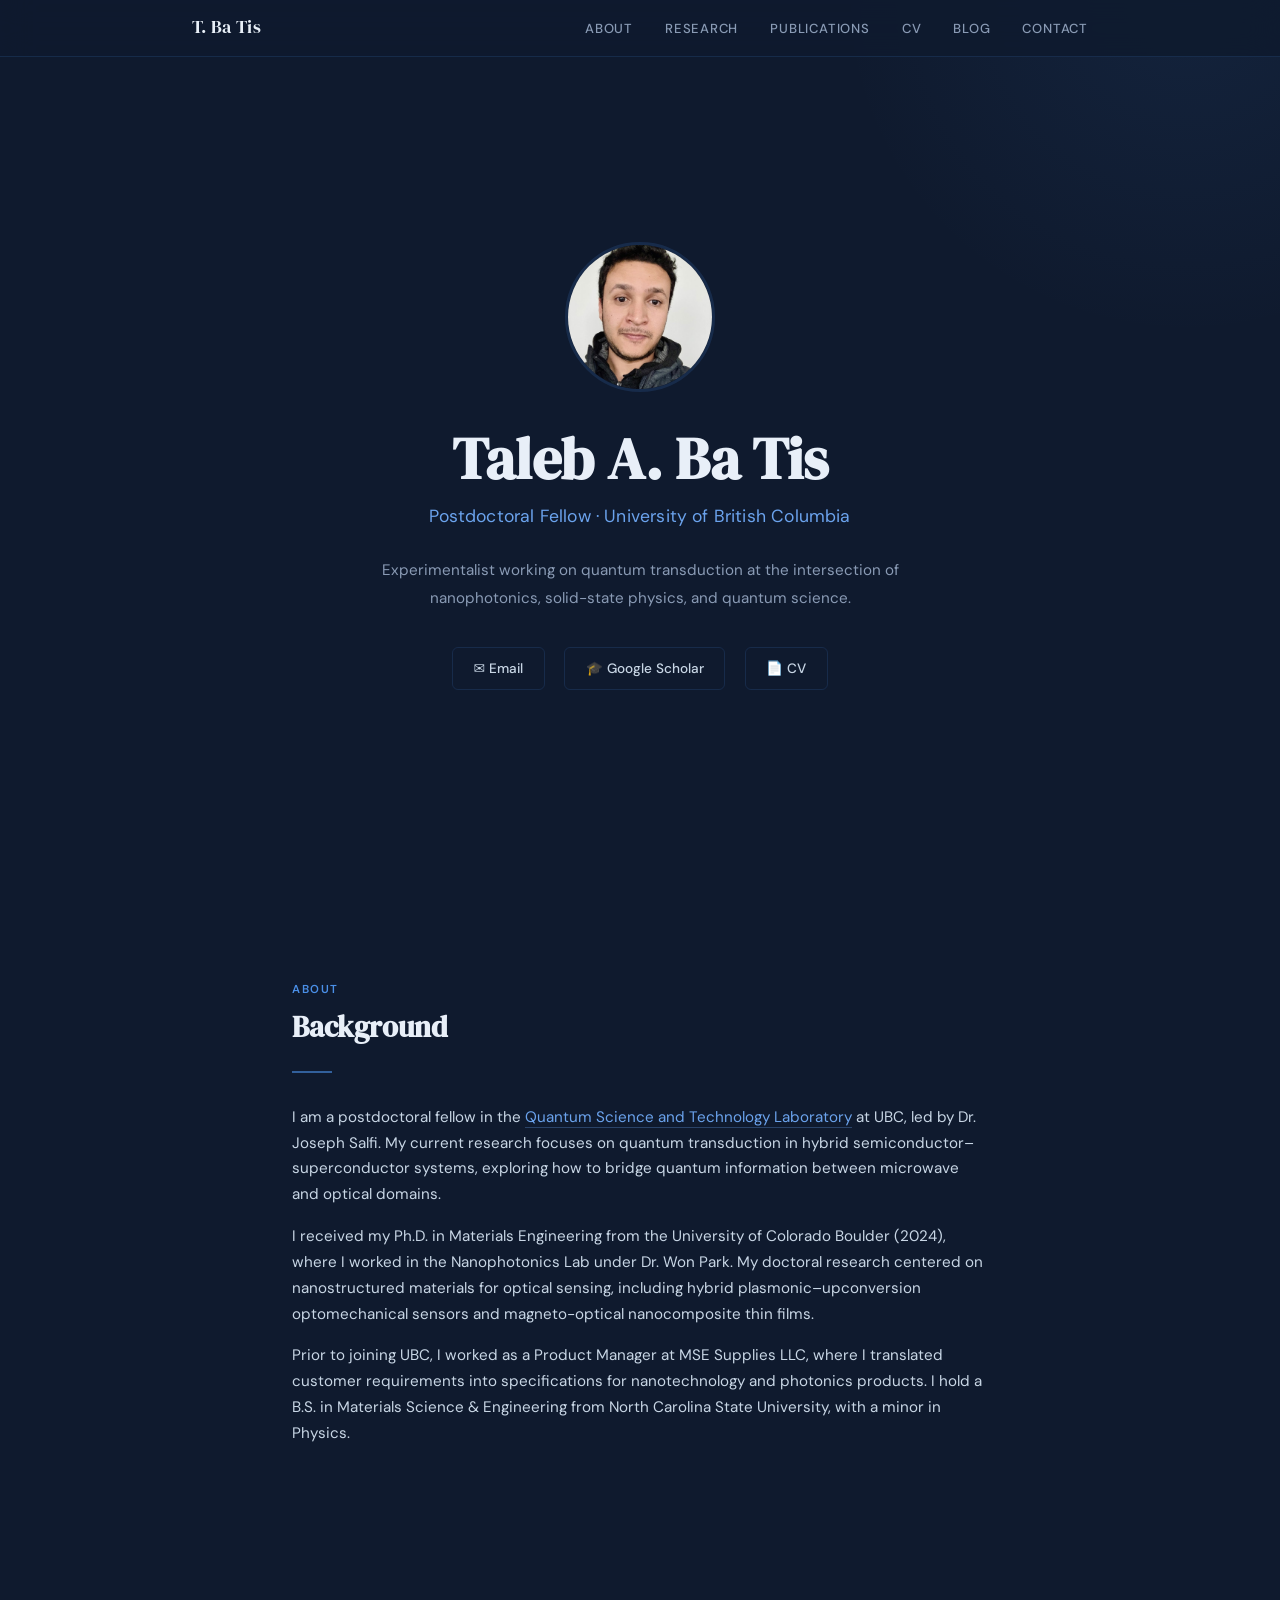
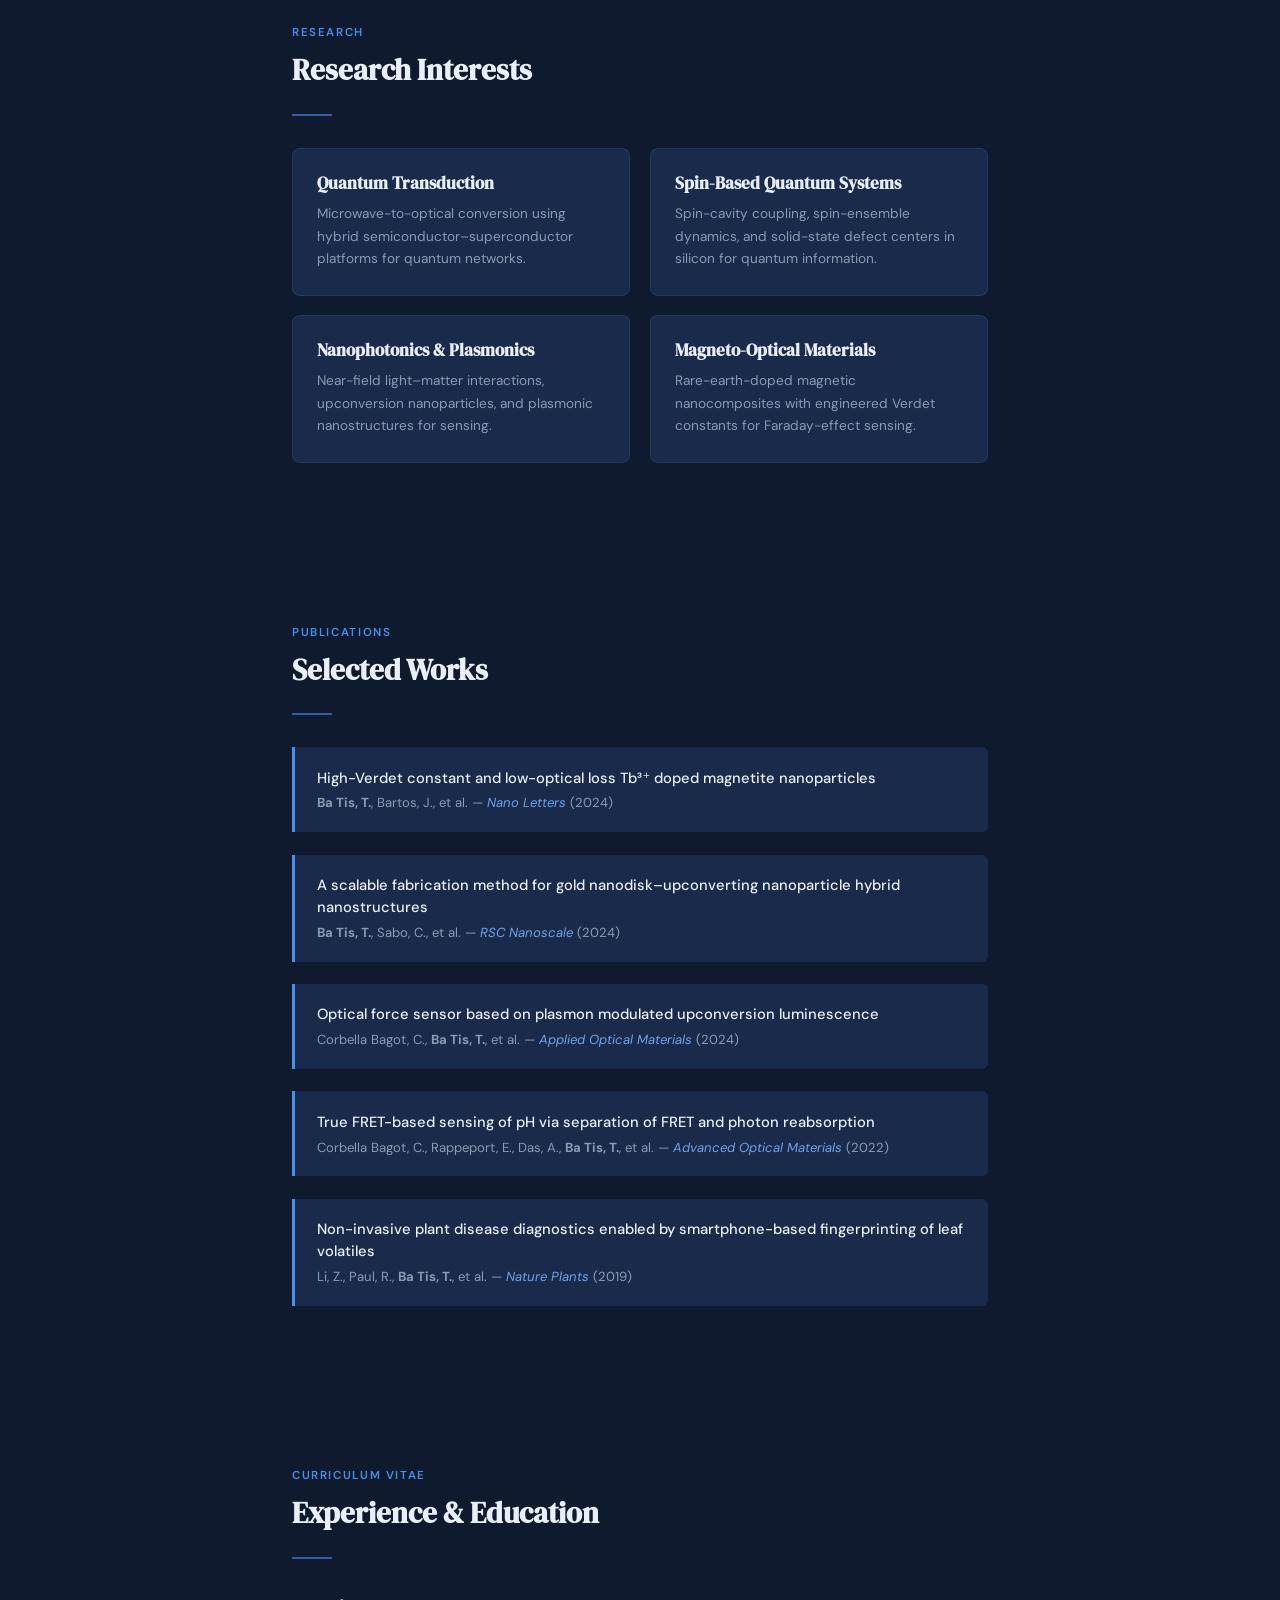
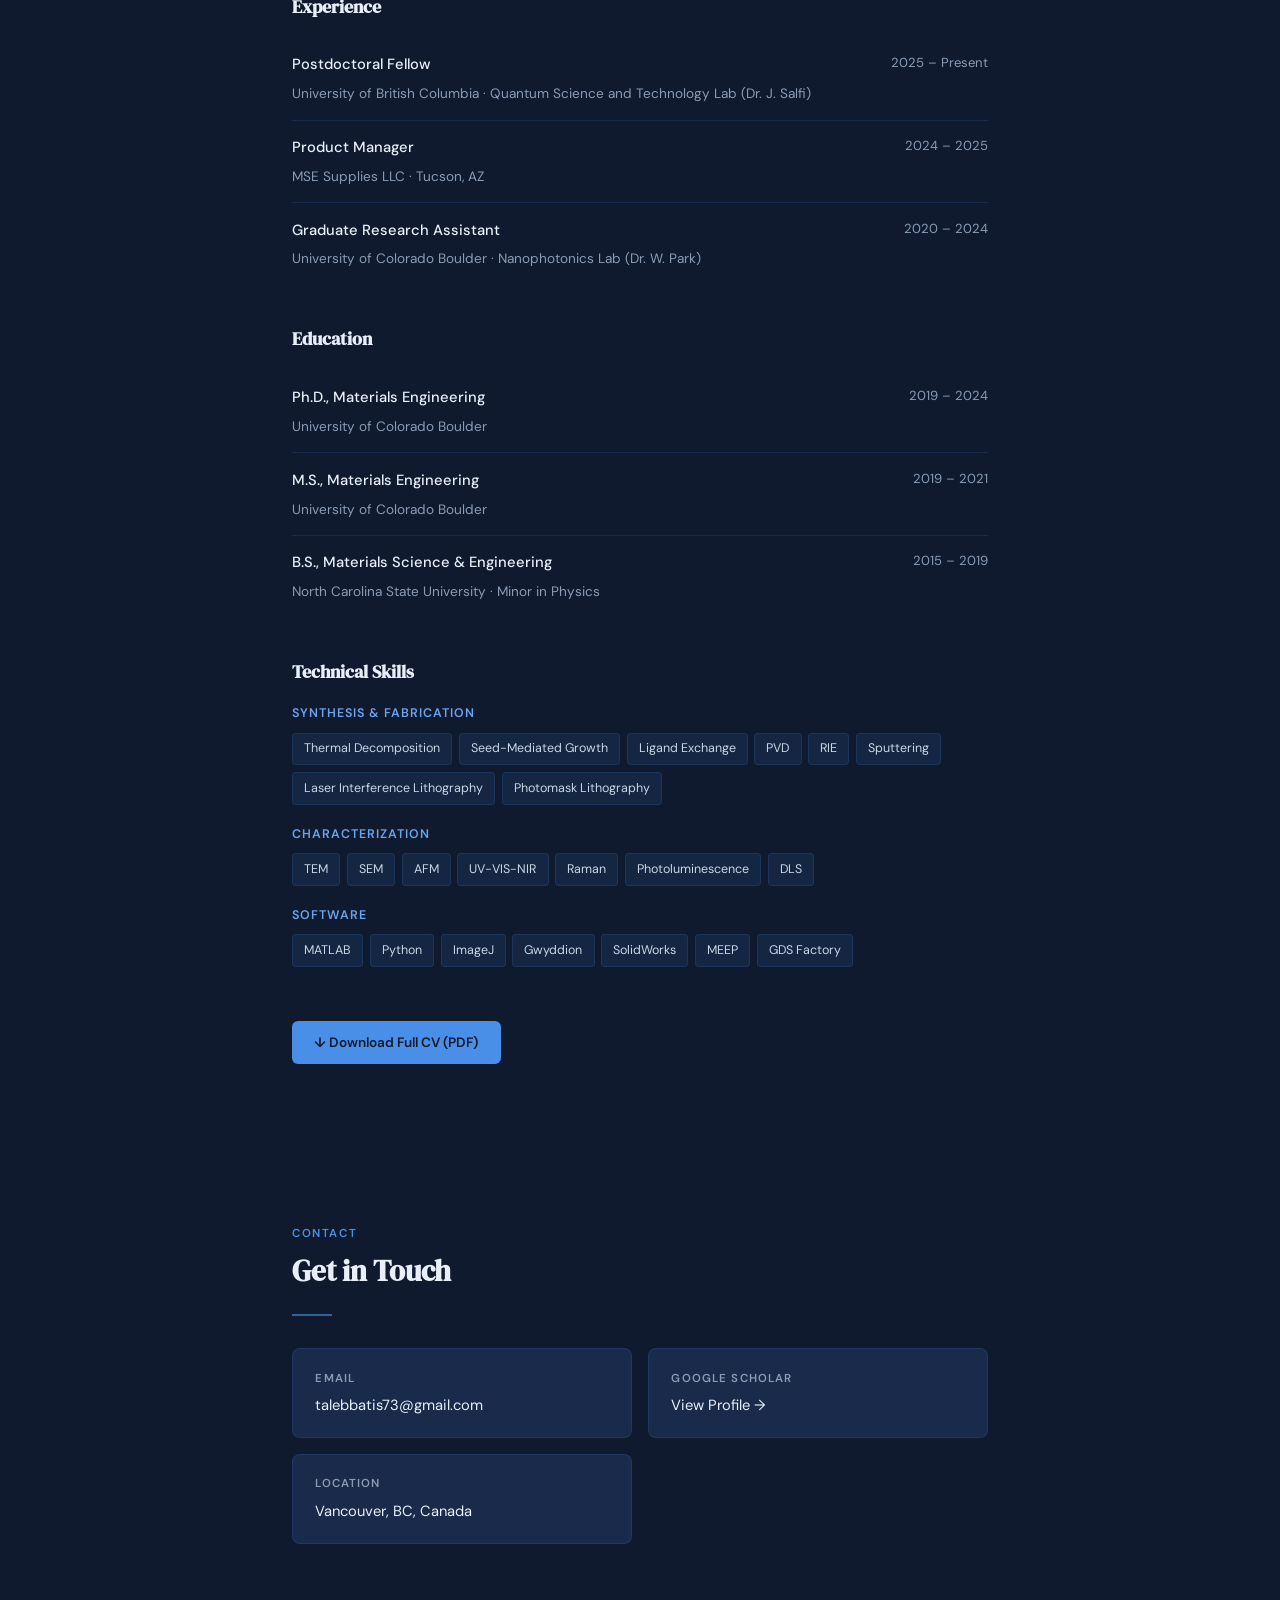
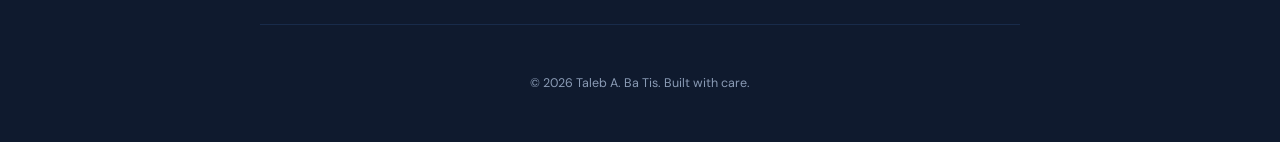
<file: index.html>
<!DOCTYPE html>
<html lang="en">
<head>
  <meta charset="UTF-8">
  <meta name="viewport" content="width=device-width, initial-scale=1.0">
  <title>Taleb A. Ba Tis — Quantum Researcher</title>
  <link rel="preconnect" href="https://fonts.googleapis.com">
  <link href="https://fonts.googleapis.com/css2?family=DM+Serif+Display&family=DM+Sans:ital,wght@0,300;0,400;0,500;0,600;1,400&display=swap" rel="stylesheet">
  <link rel="stylesheet" href="assets/style.css">
</head>
<body>

  <!-- NAV -->
  <nav>
    <div class="nav-inner">
      <div class="name-mark">T. Ba Tis</div>
      <ul class="nav-links">
        <li><a href="#about">About</a></li>
        <li><a href="#research">Research</a></li>
        <li><a href="#publications">Publications</a></li>
        <li><a href="#cv">CV</a></li>
        <li><a href="blog.html">Blog</a></li>
        <li><a href="#contact">Contact</a></li>
      </ul>
    </div>
  </nav>

  <!-- HERO -->
  <div class="hero">
    <div class="hero-content">
      <img class="hero-photo" src="headshot.jpg" alt="Taleb A. Ba Tis">
      <h1>Taleb A. Ba Tis</h1>
      <p class="subtitle">Postdoctoral Fellow · University of British Columbia</p>
      <p class="tagline">
        Experimentalist working on quantum transduction at the intersection of nanophotonics, solid-state physics, and quantum science.
      </p>
      <div class="hero-links">
        <a href="mailto:talebbatis73@gmail.com">✉ Email</a>
        <a href="https://scholar.google.com/citations?hl=en&user=8rzh0OQAAAAJ" target="_blank">🎓 Google Scholar</a>
        <a href="#cv">📄 CV</a>
      </div>
    </div>
  </div>

  <!-- ABOUT -->
  <section id="about">
    <p class="section-label">About</p>
    <h2>Background</h2>
    <div class="divider"></div>
    <div class="about-text">
      <p>
        I am a postdoctoral fellow in the <a href="https://sites.google.com/view/ubcqtl/home" target="_blank">Quantum Science and Technology Laboratory</a> at UBC, led by Dr. Joseph Salfi. My current research focuses on quantum transduction in hybrid semiconductor–superconductor systems, exploring how to bridge quantum information between microwave and optical domains.
      </p>
      <p>
        I received my Ph.D. in Materials Engineering from the University of Colorado Boulder (2024), where I worked in the Nanophotonics Lab under Dr. Won Park. My doctoral research centered on nanostructured materials for optical sensing, including hybrid plasmonic–upconversion optomechanical sensors and magneto-optical nanocomposite thin films.
      </p>
      <p>
        Prior to joining UBC, I worked as a Product Manager at MSE Supplies LLC, where I translated customer requirements into specifications for nanotechnology and photonics products. I hold a B.S. in Materials Science &amp; Engineering from North Carolina State University, with a minor in Physics.
      </p>
    </div>
  </section>

  <!-- RESEARCH -->
  <section id="research">
    <p class="section-label">Research</p>
    <h2>Research Interests</h2>
    <div class="divider"></div>
    <div class="research-grid">
      <div class="research-card">
        <h3>Quantum Transduction</h3>
        <p>Microwave-to-optical conversion using hybrid semiconductor–superconductor platforms for quantum networks.</p>
      </div>
      <div class="research-card">
        <h3>Spin-Based Quantum Systems</h3>
        <p>Spin-cavity coupling, spin-ensemble dynamics, and solid-state defect centers in silicon for quantum information.</p>
      </div>
      <div class="research-card">
        <h3>Nanophotonics &amp; Plasmonics</h3>
        <p>Near-field light–matter interactions, upconversion nanoparticles, and plasmonic nanostructures for sensing.</p>
      </div>
      <div class="research-card">
        <h3>Magneto-Optical Materials</h3>
        <p>Rare-earth-doped magnetic nanocomposites with engineered Verdet constants for Faraday-effect sensing.</p>
      </div>
    </div>
  </section>

  <!-- PUBLICATIONS -->
  <section id="publications">
    <p class="section-label">Publications</p>
    <h2>Selected Works</h2>
    <div class="divider"></div>
    <ul class="pub-list">
      <li class="pub-item">
        <div class="pub-title">High-Verdet constant and low-optical loss Tb³⁺ doped magnetite nanoparticles</div>
        <div class="pub-meta"><strong>Ba Tis, T.</strong>, Bartos, J., et al. — <span class="pub-journal">Nano Letters</span> (2024)</div>
      </li>
      <li class="pub-item">
        <div class="pub-title">A scalable fabrication method for gold nanodisk–upconverting nanoparticle hybrid nanostructures</div>
        <div class="pub-meta"><strong>Ba Tis, T.</strong>, Sabo, C., et al. — <span class="pub-journal">RSC Nanoscale</span> (2024)</div>
      </li>
      <li class="pub-item">
        <div class="pub-title">Optical force sensor based on plasmon modulated upconversion luminescence</div>
        <div class="pub-meta">Corbella Bagot, C., <strong>Ba Tis, T.</strong>, et al. — <span class="pub-journal">Applied Optical Materials</span> (2024)</div>
      </li>
      <li class="pub-item">
        <div class="pub-title">True FRET-based sensing of pH via separation of FRET and photon reabsorption</div>
        <div class="pub-meta">Corbella Bagot, C., Rappeport, E., Das, A., <strong>Ba Tis, T.</strong>, et al. — <span class="pub-journal">Advanced Optical Materials</span> (2022)</div>
      </li>
      <li class="pub-item">
        <div class="pub-title">Non-invasive plant disease diagnostics enabled by smartphone-based fingerprinting of leaf volatiles</div>
        <div class="pub-meta">Li, Z., Paul, R., <strong>Ba Tis, T.</strong>, et al. — <span class="pub-journal">Nature Plants</span> (2019)</div>
      </li>
    </ul>
  </section>

  <!-- CV -->
  <section id="cv">
    <p class="section-label">Curriculum Vitae</p>
    <h2>Experience &amp; Education</h2>
    <div class="divider"></div>

    <div class="cv-section">
      <h3>Experience</h3>
      <div class="cv-entry">
        <span class="cv-role">Postdoctoral Fellow</span>
        <span class="cv-date">2025 – Present</span>
        <span class="cv-org">University of British Columbia · Quantum Science and Technology Lab (Dr. J. Salfi)</span>
      </div>
      <div class="cv-entry">
        <span class="cv-role">Product Manager</span>
        <span class="cv-date">2024 – 2025</span>
        <span class="cv-org">MSE Supplies LLC · Tucson, AZ</span>
      </div>
      <div class="cv-entry">
        <span class="cv-role">Graduate Research Assistant</span>
        <span class="cv-date">2020 – 2024</span>
        <span class="cv-org">University of Colorado Boulder · Nanophotonics Lab (Dr. W. Park)</span>
      </div>
    </div>

    <div class="cv-section">
      <h3>Education</h3>
      <div class="cv-entry">
        <span class="cv-role">Ph.D., Materials Engineering</span>
        <span class="cv-date">2019 – 2024</span>
        <span class="cv-org">University of Colorado Boulder</span>
      </div>
      <div class="cv-entry">
        <span class="cv-role">M.S., Materials Engineering</span>
        <span class="cv-date">2019 – 2021</span>
        <span class="cv-org">University of Colorado Boulder</span>
      </div>
      <div class="cv-entry">
        <span class="cv-role">B.S., Materials Science &amp; Engineering</span>
        <span class="cv-date">2015 – 2019</span>
        <span class="cv-org">North Carolina State University · Minor in Physics</span>
      </div>
    </div>

    <div class="cv-section">
      <h3>Technical Skills</h3>
      <div class="skills-group">
        <div class="skills-group-label">Synthesis &amp; Fabrication</div>
        <div class="skill-tags">
          <span class="skill-tag">Thermal Decomposition</span>
          <span class="skill-tag">Seed-Mediated Growth</span>
          <span class="skill-tag">Ligand Exchange</span>
          <span class="skill-tag">PVD</span>
          <span class="skill-tag">RIE</span>
          <span class="skill-tag">Sputtering</span>
          <span class="skill-tag">Laser Interference Lithography</span>
          <span class="skill-tag">Photomask Lithography</span>
        </div>
      </div>
      <div class="skills-group">
        <div class="skills-group-label">Characterization</div>
        <div class="skill-tags">
          <span class="skill-tag">TEM</span>
          <span class="skill-tag">SEM</span>
          <span class="skill-tag">AFM</span>
          <span class="skill-tag">UV-VIS-NIR</span>
          <span class="skill-tag">Raman</span>
          <span class="skill-tag">Photoluminescence</span>
          <span class="skill-tag">DLS</span>
        </div>
      </div>
      <div class="skills-group">
        <div class="skills-group-label">Software</div>
        <div class="skill-tags">
          <span class="skill-tag">MATLAB</span>
          <span class="skill-tag">Python</span>
          <span class="skill-tag">ImageJ</span>
          <span class="skill-tag">Gwyddion</span>
          <span class="skill-tag">SolidWorks</span>
          <span class="skill-tag">MEEP</span>
          <span class="skill-tag">GDS Factory</span>
        </div>
      </div>
    </div>

    <a class="cv-download" href="#" download>↓ Download Full CV (PDF)</a>
  </section>

  <!-- CONTACT -->
  <section id="contact">
    <p class="section-label">Contact</p>
    <h2>Get in Touch</h2>
    <div class="divider"></div>
    <div class="contact-grid">
      <a class="contact-item" href="mailto:talebbatis73@gmail.com">
        <div class="contact-label">Email</div>
        <div class="contact-value">talebbatis73@gmail.com</div>
      </a>
      <a class="contact-item" href="https://scholar.google.com/citations?hl=en&user=8rzh0OQAAAAJ" target="_blank">
        <div class="contact-label">Google Scholar</div>
        <div class="contact-value">View Profile →</div>
      </a>
      <a class="contact-item" href="#">
        <div class="contact-label">Location</div>
        <div class="contact-value">Vancouver, BC, Canada</div>
      </a>
    </div>
  </section>

  <footer>
    &copy; 2026 Taleb A. Ba Tis. Built with care.
  </footer>

</body>
</html>
</file>
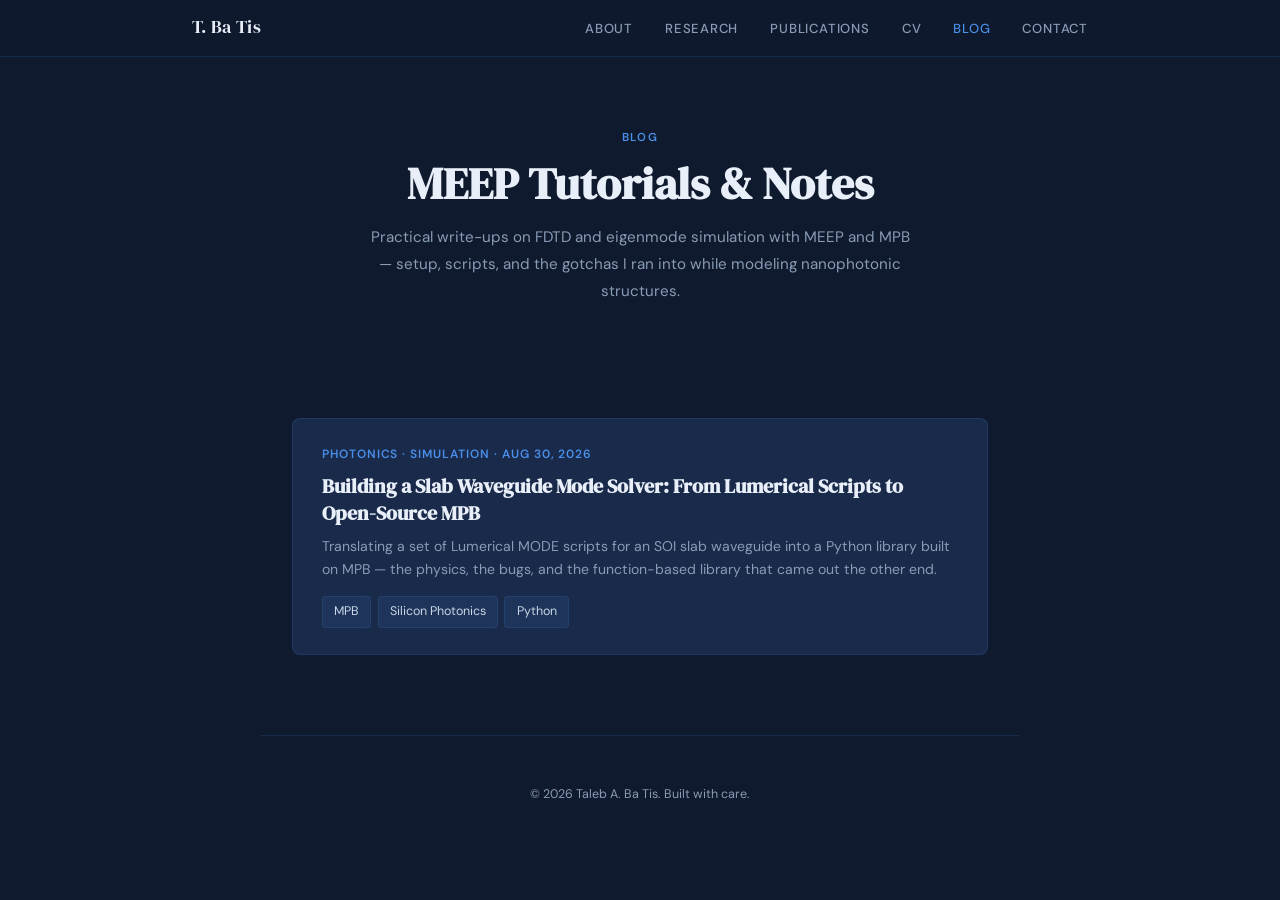
<file: blog.html>
<!DOCTYPE html>
<html lang="en">
<head>
  <meta charset="UTF-8">
  <meta name="viewport" content="width=device-width, initial-scale=1.0">
  <title>Blog & Tutorials — Taleb A. Ba Tis</title>
  <meta name="description" content="Notes and tutorials on MEEP, MPB, and computational nanophotonics.">
  <link rel="preconnect" href="https://fonts.googleapis.com">
  <link href="https://fonts.googleapis.com/css2?family=DM+Serif+Display&family=DM+Sans:ital,wght@0,300;0,400;0,500;0,600;1,400&display=swap" rel="stylesheet">
  <link rel="stylesheet" href="assets/style.css">
</head>
<body>

  <!-- NAV -->
  <nav>
    <div class="nav-inner">
      <a class="name-mark" href="index.html">T. Ba Tis</a>
      <ul class="nav-links">
        <li><a href="index.html#about">About</a></li>
        <li><a href="index.html#research">Research</a></li>
        <li><a href="index.html#publications">Publications</a></li>
        <li><a href="index.html#cv">CV</a></li>
        <li><a href="blog.html" class="active">Blog</a></li>
        <li><a href="index.html#contact">Contact</a></li>
      </ul>
    </div>
  </nav>

  <!-- PAGE HEADER -->
  <div class="page-header">
    <p class="section-label">Blog</p>
    <h1>MEEP Tutorials &amp; Notes</h1>
    <p class="tagline">
      Practical write-ups on FDTD and eigenmode simulation with MEEP and MPB — setup, scripts, and the gotchas I ran into while modeling nanophotonic structures.
    </p>
  </div>

  <!-- POSTS -->
  <section id="posts">
    <div class="blog-grid">

      <a class="blog-card" href="posts/slab-waveguide-mode-solver-mpb.html">
        <div class="blog-card-meta">Photonics · Simulation · Aug 30, 2026</div>
        <h3>Building a Slab Waveguide Mode Solver: From Lumerical Scripts to Open-Source MPB</h3>
        <p>Translating a set of Lumerical MODE scripts for an SOI slab waveguide into a Python library built on MPB — the physics, the bugs, and the function-based library that came out the other end.</p>
        <div class="blog-card-tags">
          <span class="skill-tag">MPB</span>
          <span class="skill-tag">Silicon Photonics</span>
          <span class="skill-tag">Python</span>
        </div>
      </a>

      <!--
        To add a new post:
        1. Copy posts/slab-waveguide-mode-solver-mpb.html to posts/your-post-slug.html
        2. Edit its title, meta, and post-body content
        3. Add a new .blog-card block above this comment, linking to the new file
      -->

    </div>
  </section>

  <footer>
    &copy; 2026 Taleb A. Ba Tis. Built with care.
  </footer>

</body>
</html>
</file>
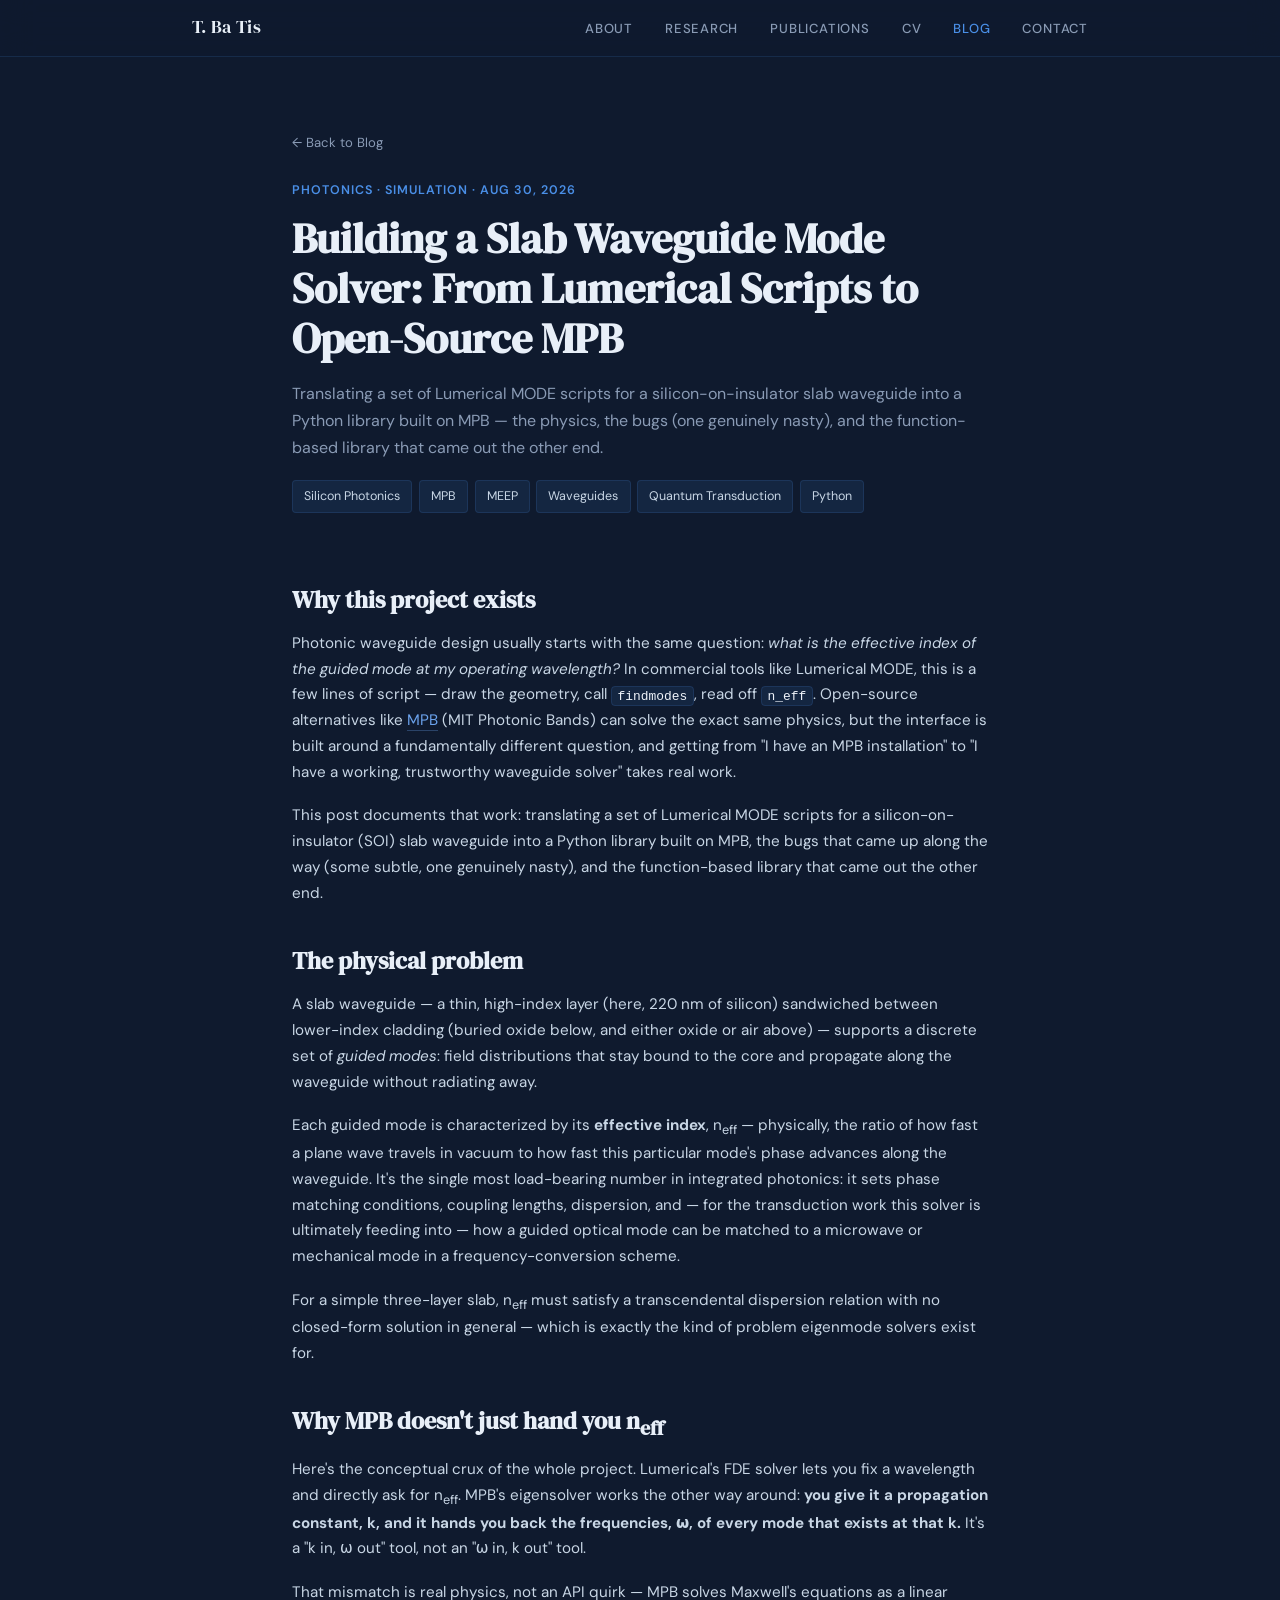
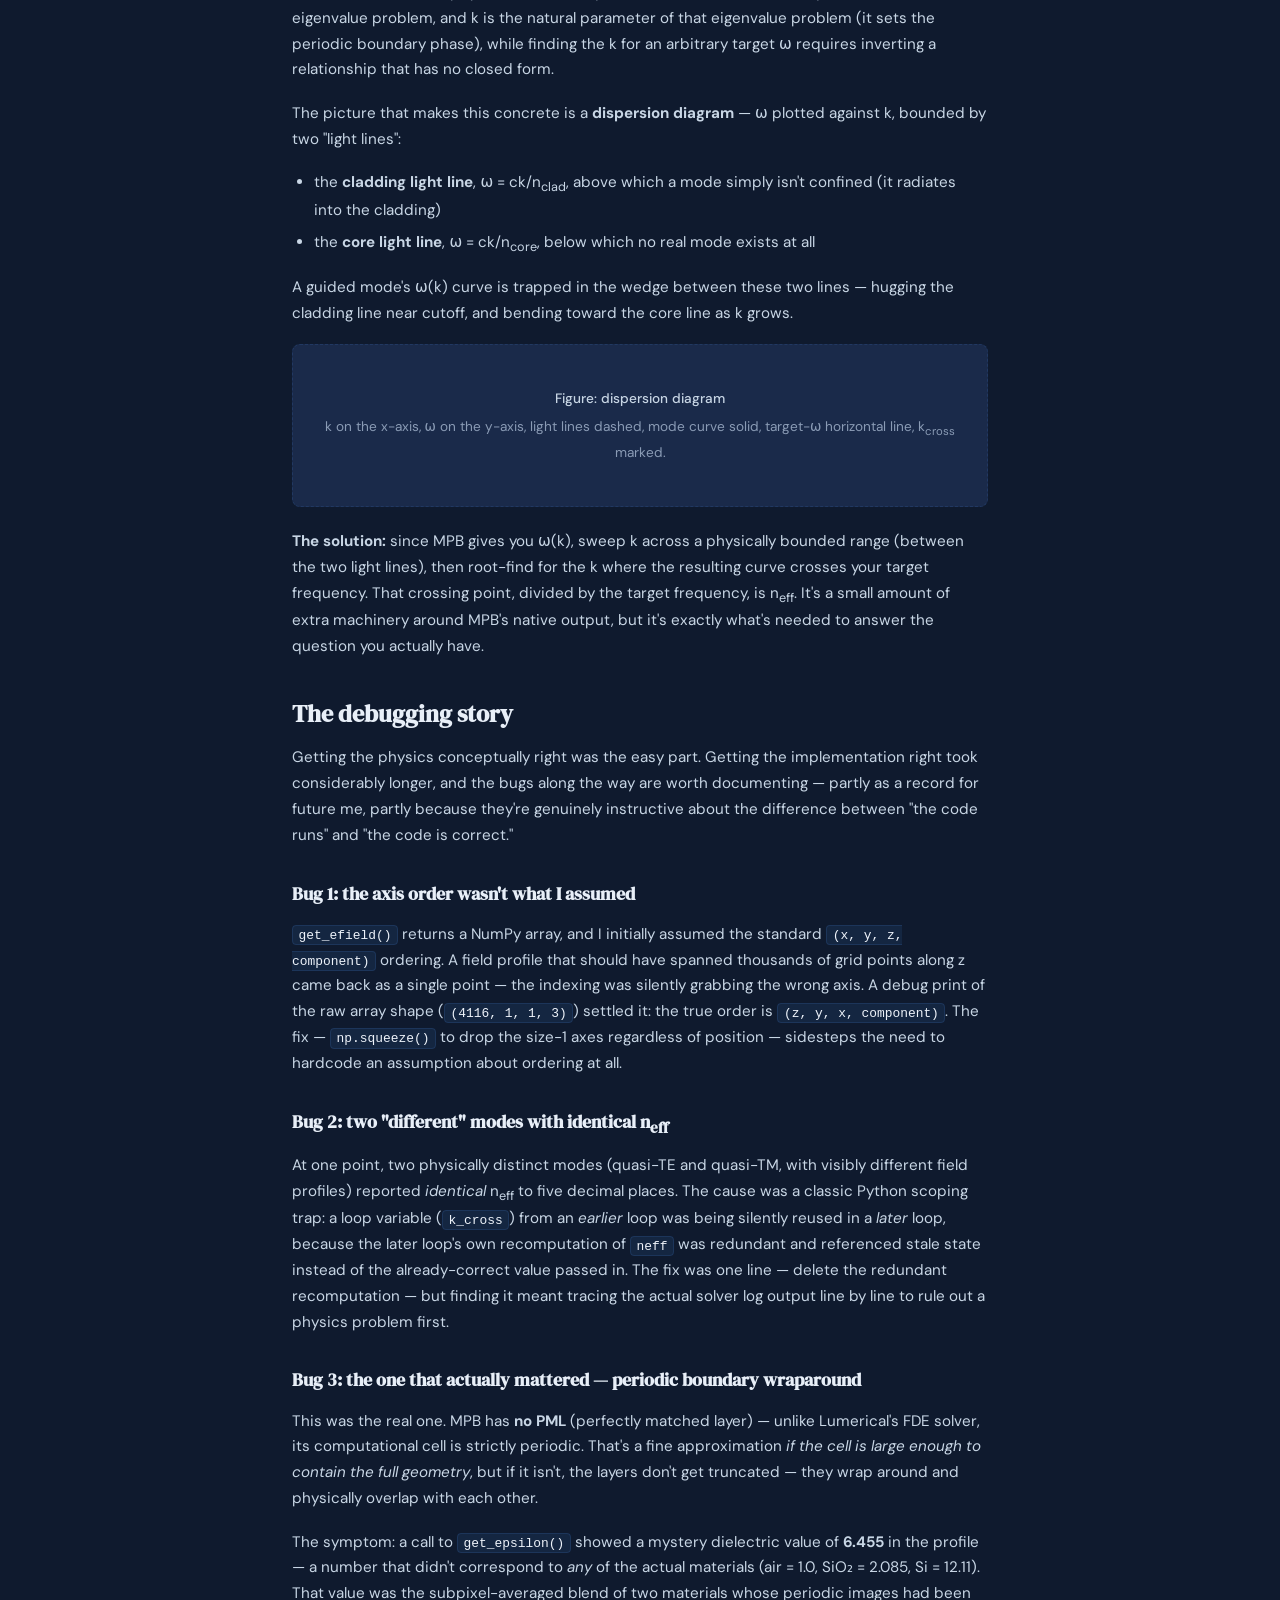
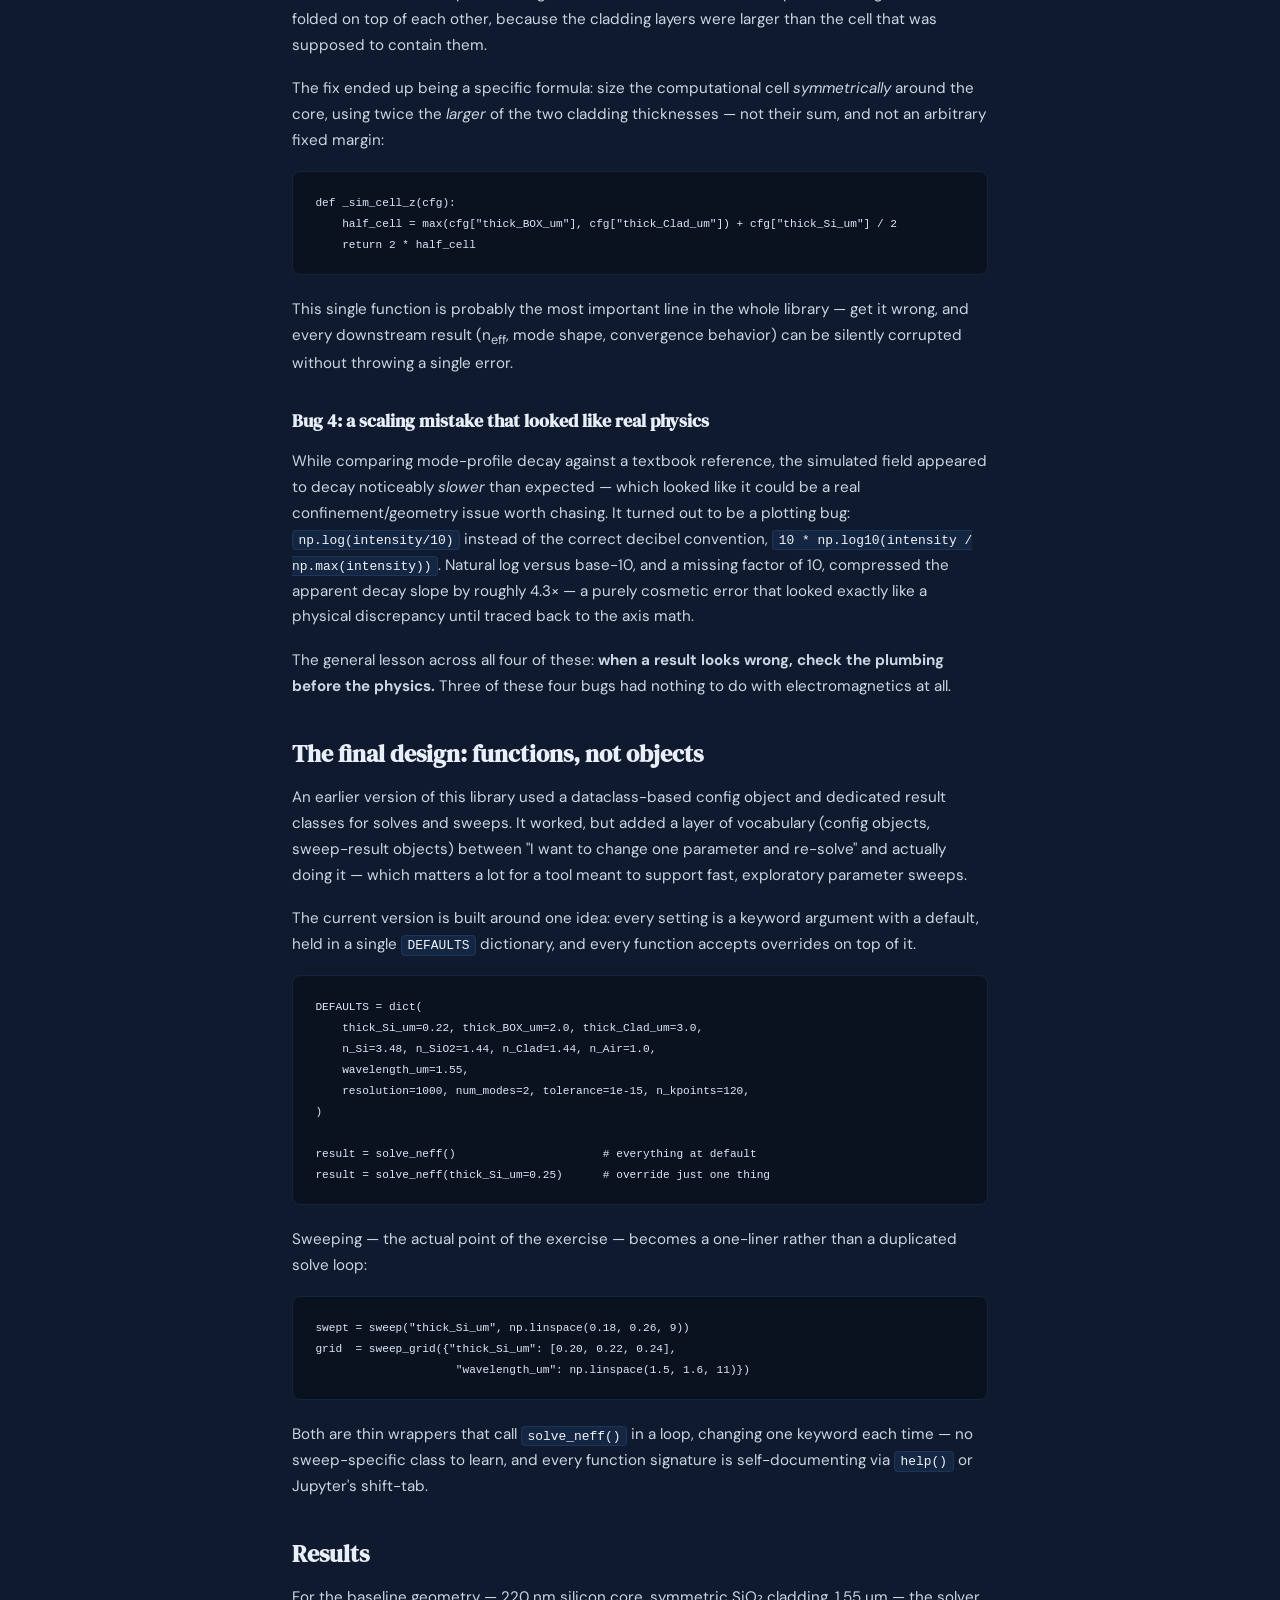
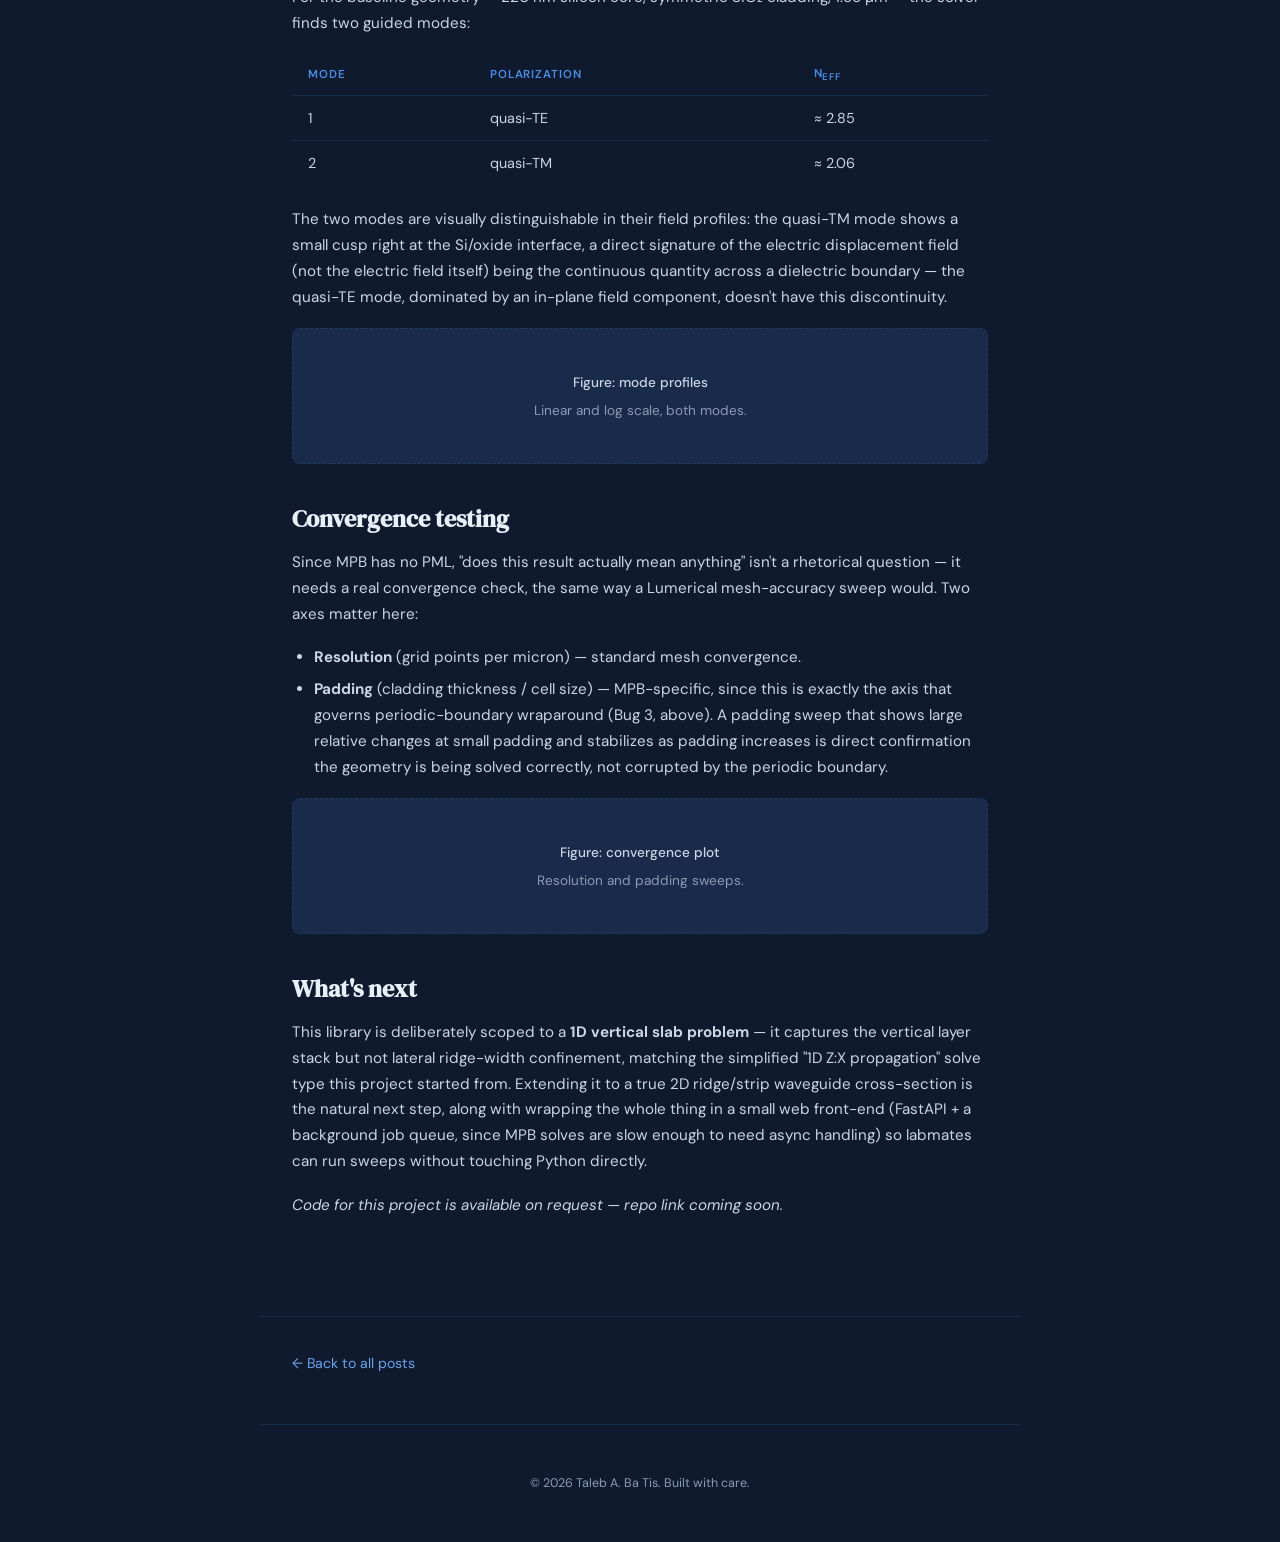
<file: posts/slab-waveguide-mode-solver-mpb.html>
<!DOCTYPE html>
<html lang="en">
<head>
  <meta charset="UTF-8">
  <meta name="viewport" content="width=device-width, initial-scale=1.0">
  <title>Building a Slab Waveguide Mode Solver: From Lumerical Scripts to Open-Source MPB — Taleb A. Ba Tis</title>
  <meta name="description" content="Translating a set of Lumerical MODE scripts for a silicon-on-insulator slab waveguide into a Python library built on MPB — the physics, the bugs, and the function-based library that came out the other end.">
  <link rel="preconnect" href="https://fonts.googleapis.com">
  <link href="https://fonts.googleapis.com/css2?family=DM+Serif+Display&family=DM+Sans:ital,wght@0,300;0,400;0,500;0,600;1,400&display=swap" rel="stylesheet">
  <link rel="stylesheet" href="../assets/style.css">
</head>
<body>

  <!-- NAV -->
  <nav>
    <div class="nav-inner">
      <a class="name-mark" href="../index.html">T. Ba Tis</a>
      <ul class="nav-links">
        <li><a href="../index.html#about">About</a></li>
        <li><a href="../index.html#research">Research</a></li>
        <li><a href="../index.html#publications">Publications</a></li>
        <li><a href="../index.html#cv">CV</a></li>
        <li><a href="../blog.html" class="active">Blog</a></li>
        <li><a href="../index.html#contact">Contact</a></li>
      </ul>
    </div>
  </nav>

  <!-- POST HEADER -->
  <div class="post-header">
    <a class="back-link" href="../blog.html">&larr; Back to Blog</a>
    <p class="post-meta">Photonics &middot; Simulation &middot; Aug 30, 2026</p>
    <h1>Building a Slab Waveguide Mode Solver: From Lumerical Scripts to Open-Source MPB</h1>
    <p class="post-subtitle">
      Translating a set of Lumerical MODE scripts for a silicon-on-insulator slab waveguide into a Python library built on MPB — the physics, the bugs (one genuinely nasty), and the function-based library that came out the other end.
    </p>
    <div class="post-tags">
      <span class="skill-tag">Silicon Photonics</span>
      <span class="skill-tag">MPB</span>
      <span class="skill-tag">MEEP</span>
      <span class="skill-tag">Waveguides</span>
      <span class="skill-tag">Quantum Transduction</span>
      <span class="skill-tag">Python</span>
    </div>
  </div>

  <!-- POST BODY -->
  <div class="post-body">

    <h2>Why this project exists</h2>
    <p>
      Photonic waveguide design usually starts with the same question: <em>what is the effective index of the guided mode at my operating wavelength?</em> In commercial tools like Lumerical MODE, this is a few lines of script — draw the geometry, call <code>findmodes</code>, read off <code>n_eff</code>. Open-source alternatives like <a href="https://mpb.readthedocs.io/" target="_blank">MPB</a> (MIT Photonic Bands) can solve the exact same physics, but the interface is built around a fundamentally different question, and getting from "I have an MPB installation" to "I have a working, trustworthy waveguide solver" takes real work.
    </p>
    <p>
      This post documents that work: translating a set of Lumerical MODE scripts for a silicon-on-insulator (SOI) slab waveguide into a Python library built on MPB, the bugs that came up along the way (some subtle, one genuinely nasty), and the function-based library that came out the other end.
    </p>

    <h2>The physical problem</h2>
    <p>
      A slab waveguide — a thin, high-index layer (here, 220 nm of silicon) sandwiched between lower-index cladding (buried oxide below, and either oxide or air above) — supports a discrete set of <em>guided modes</em>: field distributions that stay bound to the core and propagate along the waveguide without radiating away.
    </p>
    <p>
      Each guided mode is characterized by its <strong>effective index</strong>, n<sub>eff</sub> — physically, the ratio of how fast a plane wave travels in vacuum to how fast this particular mode's phase advances along the waveguide. It's the single most load-bearing number in integrated photonics: it sets phase matching conditions, coupling lengths, dispersion, and — for the transduction work this solver is ultimately feeding into — how a guided optical mode can be matched to a microwave or mechanical mode in a frequency-conversion scheme.
    </p>
    <p>
      For a simple three-layer slab, n<sub>eff</sub> must satisfy a transcendental dispersion relation with no closed-form solution in general — which is exactly the kind of problem eigenmode solvers exist for.
    </p>

    <h2>Why MPB doesn't just hand you n<sub>eff</sub></h2>
    <p>
      Here's the conceptual crux of the whole project. Lumerical's FDE solver lets you fix a wavelength and directly ask for n<sub>eff</sub>. MPB's eigensolver works the other way around: <strong>you give it a propagation constant, k, and it hands you back the frequencies, &omega;, of every mode that exists at that k.</strong> It's a "k in, &omega; out" tool, not an "&omega; in, k out" tool.
    </p>
    <p>
      That mismatch is real physics, not an API quirk — MPB solves Maxwell's equations as a linear eigenvalue problem, and k is the natural parameter of that eigenvalue problem (it sets the periodic boundary phase), while finding the k for an arbitrary target &omega; requires inverting a relationship that has no closed form.
    </p>
    <p>
      The picture that makes this concrete is a <strong>dispersion diagram</strong> — &omega; plotted against k, bounded by two "light lines":
    </p>
    <ul>
      <li>the <strong>cladding light line</strong>, &omega; = ck/n<sub>clad</sub>, above which a mode simply isn't confined (it radiates into the cladding)</li>
      <li>the <strong>core light line</strong>, &omega; = ck/n<sub>core</sub>, below which no real mode exists at all</li>
    </ul>
    <p>
      A guided mode's &omega;(k) curve is trapped in the wedge between these two lines — hugging the cladding line near cutoff, and bending toward the core line as k grows.
    </p>

    <div class="figure-placeholder">
      <strong>Figure: dispersion diagram</strong>
      k on the x-axis, &omega; on the y-axis, light lines dashed, mode curve solid, target-&omega; horizontal line, k<sub>cross</sub> marked.
    </div>

    <p>
      <strong>The solution:</strong> since MPB gives you &omega;(k), sweep k across a physically bounded range (between the two light lines), then root-find for the k where the resulting curve crosses your target frequency. That crossing point, divided by the target frequency, is n<sub>eff</sub>. It's a small amount of extra machinery around MPB's native output, but it's exactly what's needed to answer the question you actually have.
    </p>

    <h2>The debugging story</h2>
    <p>
      Getting the physics conceptually right was the easy part. Getting the implementation right took considerably longer, and the bugs along the way are worth documenting — partly as a record for future me, partly because they're genuinely instructive about the difference between "the code runs" and "the code is correct."
    </p>

    <h3>Bug 1: the axis order wasn't what I assumed</h3>
    <p>
      <code>get_efield()</code> returns a NumPy array, and I initially assumed the standard <code>(x, y, z, component)</code> ordering. A field profile that should have spanned thousands of grid points along z came back as a single point — the indexing was silently grabbing the wrong axis. A debug print of the raw array shape (<code>(4116, 1, 1, 3)</code>) settled it: the true order is <code>(z, y, x, component)</code>. The fix — <code>np.squeeze()</code> to drop the size-1 axes regardless of position — sidesteps the need to hardcode an assumption about ordering at all.
    </p>

    <h3>Bug 2: two "different" modes with identical n<sub>eff</sub></h3>
    <p>
      At one point, two physically distinct modes (quasi-TE and quasi-TM, with visibly different field profiles) reported <em>identical</em> n<sub>eff</sub> to five decimal places. The cause was a classic Python scoping trap: a loop variable (<code>k_cross</code>) from an <em>earlier</em> loop was being silently reused in a <em>later</em> loop, because the later loop's own recomputation of <code>neff</code> was redundant and referenced stale state instead of the already-correct value passed in. The fix was one line — delete the redundant recomputation — but finding it meant tracing the actual solver log output line by line to rule out a physics problem first.
    </p>

    <h3>Bug 3: the one that actually mattered — periodic boundary wraparound</h3>
    <p>
      This was the real one. MPB has <strong>no PML</strong> (perfectly matched layer) — unlike Lumerical's FDE solver, its computational cell is strictly periodic. That's a fine approximation <em>if the cell is large enough to contain the full geometry</em>, but if it isn't, the layers don't get truncated — they wrap around and physically overlap with each other.
    </p>
    <p>
      The symptom: a call to <code>get_epsilon()</code> showed a mystery dielectric value of <strong>6.455</strong> in the profile — a number that didn't correspond to <em>any</em> of the actual materials (air = 1.0, SiO&#8322; = 2.085, Si = 12.11). That value was the subpixel-averaged blend of two materials whose periodic images had been folded on top of each other, because the cladding layers were larger than the cell that was supposed to contain them.
    </p>
    <p>
      The fix ended up being a specific formula: size the computational cell <em>symmetrically</em> around the core, using twice the <em>larger</em> of the two cladding thicknesses — not their sum, and not an arbitrary fixed margin:
    </p>
    <pre><code>def _sim_cell_z(cfg):
    half_cell = max(cfg["thick_BOX_um"], cfg["thick_Clad_um"]) + cfg["thick_Si_um"] / 2
    return 2 * half_cell</code></pre>
    <p>
      This single function is probably the most important line in the whole library — get it wrong, and every downstream result (n<sub>eff</sub>, mode shape, convergence behavior) can be silently corrupted without throwing a single error.
    </p>

    <h3>Bug 4: a scaling mistake that looked like real physics</h3>
    <p>
      While comparing mode-profile decay against a textbook reference, the simulated field appeared to decay noticeably <em>slower</em> than expected — which looked like it could be a real confinement/geometry issue worth chasing. It turned out to be a plotting bug: <code>np.log(intensity/10)</code> instead of the correct decibel convention, <code>10 * np.log10(intensity / np.max(intensity))</code>. Natural log versus base-10, and a missing factor of 10, compressed the apparent decay slope by roughly 4.3&times; — a purely cosmetic error that looked exactly like a physical discrepancy until traced back to the axis math.
    </p>
    <p>
      The general lesson across all four of these: <strong>when a result looks wrong, check the plumbing before the physics.</strong> Three of these four bugs had nothing to do with electromagnetics at all.
    </p>

    <h2>The final design: functions, not objects</h2>
    <p>
      An earlier version of this library used a dataclass-based config object and dedicated result classes for solves and sweeps. It worked, but added a layer of vocabulary (config objects, sweep-result objects) between "I want to change one parameter and re-solve" and actually doing it — which matters a lot for a tool meant to support fast, exploratory parameter sweeps.
    </p>
    <p>
      The current version is built around one idea: every setting is a keyword argument with a default, held in a single <code>DEFAULTS</code> dictionary, and every function accepts overrides on top of it.
    </p>
    <pre><code>DEFAULTS = dict(
    thick_Si_um=0.22, thick_BOX_um=2.0, thick_Clad_um=3.0,
    n_Si=3.48, n_SiO2=1.44, n_Clad=1.44, n_Air=1.0,
    wavelength_um=1.55,
    resolution=1000, num_modes=2, tolerance=1e-15, n_kpoints=120,
)

result = solve_neff()                      # everything at default
result = solve_neff(thick_Si_um=0.25)      # override just one thing</code></pre>
    <p>
      Sweeping — the actual point of the exercise — becomes a one-liner rather than a duplicated solve loop:
    </p>
    <pre><code>swept = sweep("thick_Si_um", np.linspace(0.18, 0.26, 9))
grid  = sweep_grid({"thick_Si_um": [0.20, 0.22, 0.24],
                     "wavelength_um": np.linspace(1.5, 1.6, 11)})</code></pre>
    <p>
      Both are thin wrappers that call <code>solve_neff()</code> in a loop, changing one keyword each time — no sweep-specific class to learn, and every function signature is self-documenting via <code>help()</code> or Jupyter's shift-tab.
    </p>

    <h2>Results</h2>
    <p>
      For the baseline geometry — 220 nm silicon core, symmetric SiO&#8322; cladding, 1.55 &micro;m — the solver finds two guided modes:
    </p>
    <table>
      <thead>
        <tr><th>Mode</th><th>Polarization</th><th>n<sub>eff</sub></th></tr>
      </thead>
      <tbody>
        <tr><td>1</td><td>quasi-TE</td><td>&asymp; 2.85</td></tr>
        <tr><td>2</td><td>quasi-TM</td><td>&asymp; 2.06</td></tr>
      </tbody>
    </table>
    <p>
      The two modes are visually distinguishable in their field profiles: the quasi-TM mode shows a small cusp right at the Si/oxide interface, a direct signature of the electric displacement field (not the electric field itself) being the continuous quantity across a dielectric boundary — the quasi-TE mode, dominated by an in-plane field component, doesn't have this discontinuity.
    </p>

    <div class="figure-placeholder">
      <strong>Figure: mode profiles</strong>
      Linear and log scale, both modes.
    </div>

    <h2>Convergence testing</h2>
    <p>
      Since MPB has no PML, "does this result actually mean anything" isn't a rhetorical question — it needs a real convergence check, the same way a Lumerical mesh-accuracy sweep would. Two axes matter here:
    </p>
    <ul>
      <li><strong>Resolution</strong> (grid points per micron) — standard mesh convergence.</li>
      <li><strong>Padding</strong> (cladding thickness / cell size) — MPB-specific, since this is exactly the axis that governs periodic-boundary wraparound (Bug 3, above). A padding sweep that shows large relative changes at small padding and stabilizes as padding increases is direct confirmation the geometry is being solved correctly, not corrupted by the periodic boundary.</li>
    </ul>

    <div class="figure-placeholder">
      <strong>Figure: convergence plot</strong>
      Resolution and padding sweeps.
    </div>

    <h2>What's next</h2>
    <p>
      This library is deliberately scoped to a <strong>1D vertical slab problem</strong> — it captures the vertical layer stack but not lateral ridge-width confinement, matching the simplified "1D Z:X propagation" solve type this project started from. Extending it to a true 2D ridge/strip waveguide cross-section is the natural next step, along with wrapping the whole thing in a small web front-end (FastAPI + a background job queue, since MPB solves are slow enough to need async handling) so labmates can run sweeps without touching Python directly.
    </p>

    <p><em>Code for this project is available on request — repo link coming soon.</em></p>

  </div>

  <div class="post-footer">
    <a class="back-link" href="../blog.html">&larr; Back to all posts</a>
  </div>

  <footer>
    &copy; 2026 Taleb A. Ba Tis. Built with care.
  </footer>

</body>
</html>
</file>
<file: assets/style.css>
:root {
  --navy: #0f1a2e;
  --navy-mid: #1a2a4a;
  --navy-light: #243656;
  --blue-accent: #4a8fe7;
  --blue-soft: #6ba3ed;
  --ice: #dce8f5;
  --ice-light: #eef3fa;
  --white: #f8fafc;
  --text: #c8d6e5;
  --text-muted: #8a9bb5;
  --heading: #e8eff8;
  --border: rgba(74, 143, 231, 0.15);
  --serif: 'DM Serif Display', Georgia, serif;
  --sans: 'DM Sans', system-ui, sans-serif;
  --mono: 'SFMono-Regular', Consolas, 'Liberation Mono', Menlo, monospace;
}

* { margin: 0; padding: 0; box-sizing: border-box; }

html {
  scroll-behavior: smooth;
  font-size: 16px;
}

body {
  font-family: var(--sans);
  background: var(--navy);
  color: var(--text);
  line-height: 1.7;
  -webkit-font-smoothing: antialiased;
}

/* ── NAV ── */
nav {
  position: fixed;
  top: 0;
  width: 100%;
  z-index: 100;
  background: rgba(15, 26, 46, 0.85);
  backdrop-filter: blur(16px);
  border-bottom: 1px solid var(--border);
}

nav .nav-inner {
  max-width: 960px;
  margin: 0 auto;
  padding: 0 2rem;
  display: flex;
  align-items: center;
  justify-content: space-between;
  height: 56px;
}

nav .name-mark {
  font-family: var(--serif);
  font-size: 1.1rem;
  color: var(--heading);
  letter-spacing: 0.02em;
  text-decoration: none;
}

nav .nav-links {
  display: flex;
  gap: 2rem;
  list-style: none;
}

nav .nav-links a {
  color: var(--text-muted);
  text-decoration: none;
  font-size: 0.82rem;
  font-weight: 500;
  letter-spacing: 0.06em;
  text-transform: uppercase;
  transition: color 0.25s;
}

nav .nav-links a:hover,
nav .nav-links a.active { color: var(--blue-accent); }

/* ── HERO ── */
.hero {
  min-height: 100vh;
  display: flex;
  align-items: center;
  justify-content: center;
  padding: 6rem 2rem 4rem;
  position: relative;
  overflow: hidden;
}

.hero::before {
  content: '';
  position: absolute;
  top: -40%;
  right: -20%;
  width: 700px;
  height: 700px;
  background: radial-gradient(circle, rgba(74,143,231,0.08) 0%, transparent 70%);
  pointer-events: none;
}

.hero-content {
  max-width: 720px;
  text-align: center;
}

.hero h1 {
  font-family: var(--serif);
  font-size: clamp(2.4rem, 5vw, 3.6rem);
  color: var(--heading);
  line-height: 1.15;
  margin-bottom: 0.6rem;
}

.hero .subtitle {
  font-size: 1.1rem;
  color: var(--blue-soft);
  font-weight: 400;
  margin-bottom: 1.6rem;
  letter-spacing: 0.01em;
}

.hero .tagline {
  font-size: 0.95rem;
  color: var(--text-muted);
  max-width: 540px;
  margin: 0 auto 2.2rem;
  line-height: 1.8;
}

.hero-links {
  display: flex;
  gap: 1.2rem;
  justify-content: center;
  flex-wrap: wrap;
}

.hero-links a {
  display: inline-flex;
  align-items: center;
  gap: 0.4rem;
  padding: 0.55rem 1.3rem;
  border: 1px solid var(--border);
  border-radius: 6px;
  color: var(--text);
  text-decoration: none;
  font-size: 0.85rem;
  font-weight: 500;
  transition: all 0.25s;
}

.hero-links a:hover {
  border-color: var(--blue-accent);
  color: var(--blue-accent);
  background: rgba(74, 143, 231, 0.06);
}

.hero-photo {
  width: 150px;
  height: 150px;
  border-radius: 50%;
  object-fit: cover;
  border: 3px solid var(--border);
  margin-bottom: 1.6rem;
  animation: fadeUp 0.6s ease both;
}

/* ── PAGE HEADER (for non-home pages) ── */
.page-header {
  max-width: 760px;
  margin: 0 auto;
  padding: 8rem 2rem 2rem;
  text-align: center;
}

.page-header h1 {
  font-family: var(--serif);
  font-size: clamp(2rem, 4.5vw, 2.8rem);
  color: var(--heading);
  line-height: 1.2;
  margin-bottom: 0.8rem;
}

.page-header .tagline {
  font-size: 0.95rem;
  color: var(--text-muted);
  max-width: 540px;
  margin: 0 auto;
  line-height: 1.8;
}

/* ── SECTIONS ── */
section {
  max-width: 760px;
  margin: 0 auto;
  padding: 5rem 2rem;
}

.section-label {
  font-size: 0.72rem;
  font-weight: 600;
  letter-spacing: 0.14em;
  text-transform: uppercase;
  color: var(--blue-accent);
  margin-bottom: 0.6rem;
}

section h2 {
  font-family: var(--serif);
  font-size: 1.8rem;
  color: var(--heading);
  margin-bottom: 1.6rem;
  line-height: 1.25;
}

.divider {
  width: 40px;
  height: 2px;
  background: var(--blue-accent);
  margin-bottom: 2rem;
  opacity: 0.6;
}

/* ── ABOUT ── */
.about-text p {
  margin-bottom: 1rem;
  font-size: 0.95rem;
}

.about-text a {
  color: var(--blue-soft);
  text-decoration: none;
  border-bottom: 1px solid rgba(107, 163, 237, 0.3);
  transition: border-color 0.25s;
}

.about-text a:hover { border-color: var(--blue-soft); }

/* ── RESEARCH ── */
.research-grid {
  display: grid;
  grid-template-columns: 1fr 1fr;
  gap: 1.2rem;
}

.research-card {
  padding: 1.5rem;
  background: var(--navy-mid);
  border: 1px solid var(--border);
  border-radius: 8px;
  transition: border-color 0.3s, transform 0.3s;
}

.research-card:hover {
  border-color: rgba(74, 143, 231, 0.35);
  transform: translateY(-2px);
}

.research-card h3 {
  font-family: var(--serif);
  font-size: 1.05rem;
  color: var(--heading);
  margin-bottom: 0.5rem;
  line-height: 1.35;
}

.research-card p {
  font-size: 0.85rem;
  color: var(--text-muted);
  line-height: 1.65;
}

/* ── PUBLICATIONS ── */
.pub-list {
  list-style: none;
  display: flex;
  flex-direction: column;
  gap: 1.4rem;
}

.pub-item {
  padding: 1.2rem 1.4rem;
  background: var(--navy-mid);
  border-left: 3px solid var(--blue-accent);
  border-radius: 0 6px 6px 0;
}

.pub-title {
  font-weight: 500;
  color: var(--heading);
  font-size: 0.92rem;
  margin-bottom: 0.3rem;
  line-height: 1.5;
}

.pub-meta {
  font-size: 0.82rem;
  color: var(--text-muted);
  line-height: 1.5;
}

.pub-journal {
  color: var(--blue-soft);
  font-style: italic;
}

/* ── CV ── */
.cv-section { margin-bottom: 2.4rem; }

.cv-section h3 {
  font-family: var(--serif);
  font-size: 1.15rem;
  color: var(--heading);
  margin-bottom: 1rem;
}

.cv-entry {
  display: grid;
  grid-template-columns: 1fr auto;
  gap: 0.3rem 2rem;
  padding: 0.9rem 0;
  border-bottom: 1px solid var(--border);
}

.cv-entry:last-child { border-bottom: none; }

.cv-role {
  font-weight: 500;
  color: var(--heading);
  font-size: 0.92rem;
}

.cv-date {
  font-size: 0.82rem;
  color: var(--text-muted);
  text-align: right;
  white-space: nowrap;
}

.cv-org {
  font-size: 0.85rem;
  color: var(--text-muted);
  grid-column: 1 / -1;
}

.cv-download {
  display: inline-flex;
  align-items: center;
  gap: 0.5rem;
  margin-top: 1rem;
  padding: 0.6rem 1.4rem;
  background: var(--blue-accent);
  color: var(--navy);
  border: none;
  border-radius: 6px;
  font-size: 0.85rem;
  font-weight: 600;
  text-decoration: none;
  transition: background 0.25s;
}

.cv-download:hover { background: var(--blue-soft); }

/* ── SKILLS ── */
.skills-group {
  margin-bottom: 1.2rem;
}

.skills-group-label {
  font-size: 0.78rem;
  font-weight: 600;
  text-transform: uppercase;
  letter-spacing: 0.08em;
  color: var(--blue-soft);
  margin-bottom: 0.5rem;
}

.skill-tags {
  display: flex;
  flex-wrap: wrap;
  gap: 0.4rem;
}

.skill-tag {
  padding: 0.3rem 0.7rem;
  background: rgba(74, 143, 231, 0.1);
  border: 1px solid var(--border);
  border-radius: 4px;
  font-size: 0.78rem;
  color: var(--text);
}

/* ── CONTACT ── */
.contact-grid {
  display: grid;
  grid-template-columns: 1fr 1fr;
  gap: 1rem;
}

.contact-item {
  padding: 1.2rem 1.4rem;
  background: var(--navy-mid);
  border: 1px solid var(--border);
  border-radius: 8px;
  text-decoration: none;
  transition: border-color 0.25s, transform 0.25s;
  display: block;
}

.contact-item:hover {
  border-color: rgba(74, 143, 231, 0.35);
  transform: translateY(-1px);
}

.contact-label {
  font-size: 0.72rem;
  font-weight: 600;
  letter-spacing: 0.1em;
  text-transform: uppercase;
  color: var(--text-muted);
  margin-bottom: 0.3rem;
}

.contact-value {
  font-size: 0.92rem;
  color: var(--heading);
}

/* ── BLOG INDEX ── */
.blog-grid {
  display: flex;
  flex-direction: column;
  gap: 1.2rem;
}

.blog-card {
  display: block;
  padding: 1.6rem 1.8rem;
  background: var(--navy-mid);
  border: 1px solid var(--border);
  border-radius: 8px;
  text-decoration: none;
  transition: border-color 0.3s, transform 0.3s;
}

.blog-card:hover {
  border-color: rgba(74, 143, 231, 0.35);
  transform: translateY(-2px);
}

.blog-card-meta {
  font-size: 0.75rem;
  font-weight: 600;
  letter-spacing: 0.08em;
  text-transform: uppercase;
  color: var(--blue-accent);
  margin-bottom: 0.5rem;
}

.blog-card h3 {
  font-family: var(--serif);
  font-size: 1.25rem;
  color: var(--heading);
  margin-bottom: 0.5rem;
  line-height: 1.35;
}

.blog-card p {
  font-size: 0.88rem;
  color: var(--text-muted);
  line-height: 1.65;
}

.blog-card-tags {
  display: flex;
  flex-wrap: wrap;
  gap: 0.4rem;
  margin-top: 0.9rem;
}

.blog-empty {
  padding: 2rem;
  text-align: center;
  color: var(--text-muted);
  font-size: 0.9rem;
  border: 1px dashed var(--border);
  border-radius: 8px;
}

/* ── POST ── */
.post-header {
  max-width: 760px;
  margin: 0 auto;
  padding: 8rem 2rem 2rem;
}

.post-header .back-link {
  display: inline-flex;
  align-items: center;
  gap: 0.4rem;
  font-size: 0.82rem;
  color: var(--text-muted);
  text-decoration: none;
  margin-bottom: 1.6rem;
  transition: color 0.25s;
}

.post-header .back-link:hover { color: var(--blue-accent); }

.post-header .post-meta {
  font-size: 0.78rem;
  font-weight: 600;
  letter-spacing: 0.08em;
  text-transform: uppercase;
  color: var(--blue-accent);
  margin-bottom: 0.8rem;
}

.post-header h1 {
  font-family: var(--serif);
  font-size: clamp(1.9rem, 4.5vw, 2.6rem);
  color: var(--heading);
  line-height: 1.2;
  margin-bottom: 1rem;
}

.post-header .post-subtitle {
  font-size: 1rem;
  color: var(--text-muted);
  line-height: 1.7;
}

.post-body {
  max-width: 760px;
  margin: 0 auto;
  padding: 0 2rem 5rem;
}

.post-body h2 {
  font-family: var(--serif);
  font-size: 1.5rem;
  color: var(--heading);
  margin: 2.4rem 0 1rem;
  line-height: 1.3;
}

.post-body h3 {
  font-family: var(--serif);
  font-size: 1.15rem;
  color: var(--heading);
  margin: 1.8rem 0 0.8rem;
}

.post-body p {
  font-size: 0.95rem;
  margin-bottom: 1.1rem;
}

.post-body ul,
.post-body ol {
  margin: 0 0 1.1rem 1.4rem;
  font-size: 0.95rem;
}

.post-body li { margin-bottom: 0.4rem; }

.post-body a {
  color: var(--blue-soft);
  text-decoration: none;
  border-bottom: 1px solid rgba(107, 163, 237, 0.3);
  transition: border-color 0.25s;
}

.post-body a:hover { border-color: var(--blue-soft); }

.post-body code {
  font-family: var(--mono);
  font-size: 0.85em;
  background: rgba(74, 143, 231, 0.1);
  border: 1px solid var(--border);
  border-radius: 4px;
  padding: 0.1rem 0.35rem;
  color: var(--ice-light);
}

.post-body pre {
  font-family: var(--mono);
  font-size: 0.82rem;
  line-height: 1.6;
  background: #0a1220;
  border: 1px solid var(--border);
  border-radius: 8px;
  padding: 1.2rem 1.4rem;
  overflow-x: auto;
  margin-bottom: 1.4rem;
}

.post-body pre code {
  background: none;
  border: none;
  padding: 0;
  color: var(--ice);
}

.post-body blockquote {
  border-left: 3px solid var(--blue-accent);
  padding: 0.6rem 1.2rem;
  margin: 0 0 1.4rem;
  background: var(--navy-mid);
  border-radius: 0 6px 6px 0;
  color: var(--text-muted);
  font-size: 0.9rem;
}

.post-body figure {
  margin: 0 0 1.4rem;
}

.post-body figure img {
  width: 100%;
  border-radius: 8px;
  border: 1px solid var(--border);
}

.post-body figcaption {
  font-size: 0.8rem;
  color: var(--text-muted);
  margin-top: 0.5rem;
  text-align: center;
}

.post-body table {
  width: 100%;
  border-collapse: collapse;
  margin-bottom: 1.4rem;
  font-size: 0.9rem;
}

.post-body th,
.post-body td {
  padding: 0.6rem 1rem;
  border-bottom: 1px solid var(--border);
  text-align: left;
}

.post-body th {
  font-size: 0.72rem;
  font-weight: 600;
  letter-spacing: 0.08em;
  text-transform: uppercase;
  color: var(--blue-accent);
}

.post-body tr:last-child td { border-bottom: none; }

.post-body .figure-placeholder {
  margin: 0 0 1.4rem;
  padding: 2.6rem 1.5rem;
  border: 1px dashed var(--border);
  border-radius: 8px;
  text-align: center;
  color: var(--text-muted);
  font-size: 0.85rem;
  background: var(--navy-mid);
}

.post-body .figure-placeholder strong {
  display: block;
  margin-bottom: 0.3rem;
  color: var(--text);
  font-weight: 500;
}

.post-tags {
  display: flex;
  flex-wrap: wrap;
  gap: 0.4rem;
  margin-top: 1.2rem;
}

.post-footer {
  max-width: 760px;
  margin: 0 auto;
  padding: 0 2rem 3rem;
  border-top: 1px solid var(--border);
  padding-top: 2rem;
}

.post-footer .back-link {
  color: var(--blue-soft);
  text-decoration: none;
  font-size: 0.88rem;
}

.post-footer .back-link:hover { text-decoration: underline; }

/* ── FOOTER ── */
footer {
  text-align: center;
  padding: 3rem 2rem;
  font-size: 0.78rem;
  color: var(--text-muted);
  border-top: 1px solid var(--border);
  max-width: 760px;
  margin: 0 auto;
}

/* ── ANIMATIONS ── */
@keyframes fadeUp {
  from { opacity: 0; transform: translateY(24px); }
  to { opacity: 1; transform: translateY(0); }
}

.hero h1 { animation: fadeUp 0.7s ease both; }
.hero .subtitle { animation: fadeUp 0.7s 0.1s ease both; }
.hero .tagline { animation: fadeUp 0.7s 0.2s ease both; }
.hero-links { animation: fadeUp 0.7s 0.3s ease both; }

/* ── RESPONSIVE ── */
@media (max-width: 640px) {
  .research-grid,
  .contact-grid {
    grid-template-columns: 1fr;
  }

  nav .nav-links { gap: 1rem; }
  nav .nav-links a { font-size: 0.75rem; }

  .cv-entry {
    grid-template-columns: 1fr;
  }

  .cv-date { text-align: left; }

  section { padding: 3.5rem 1.4rem; }
}

@media (max-width: 420px) {
  nav .nav-links { display: none; }
}
</file>
